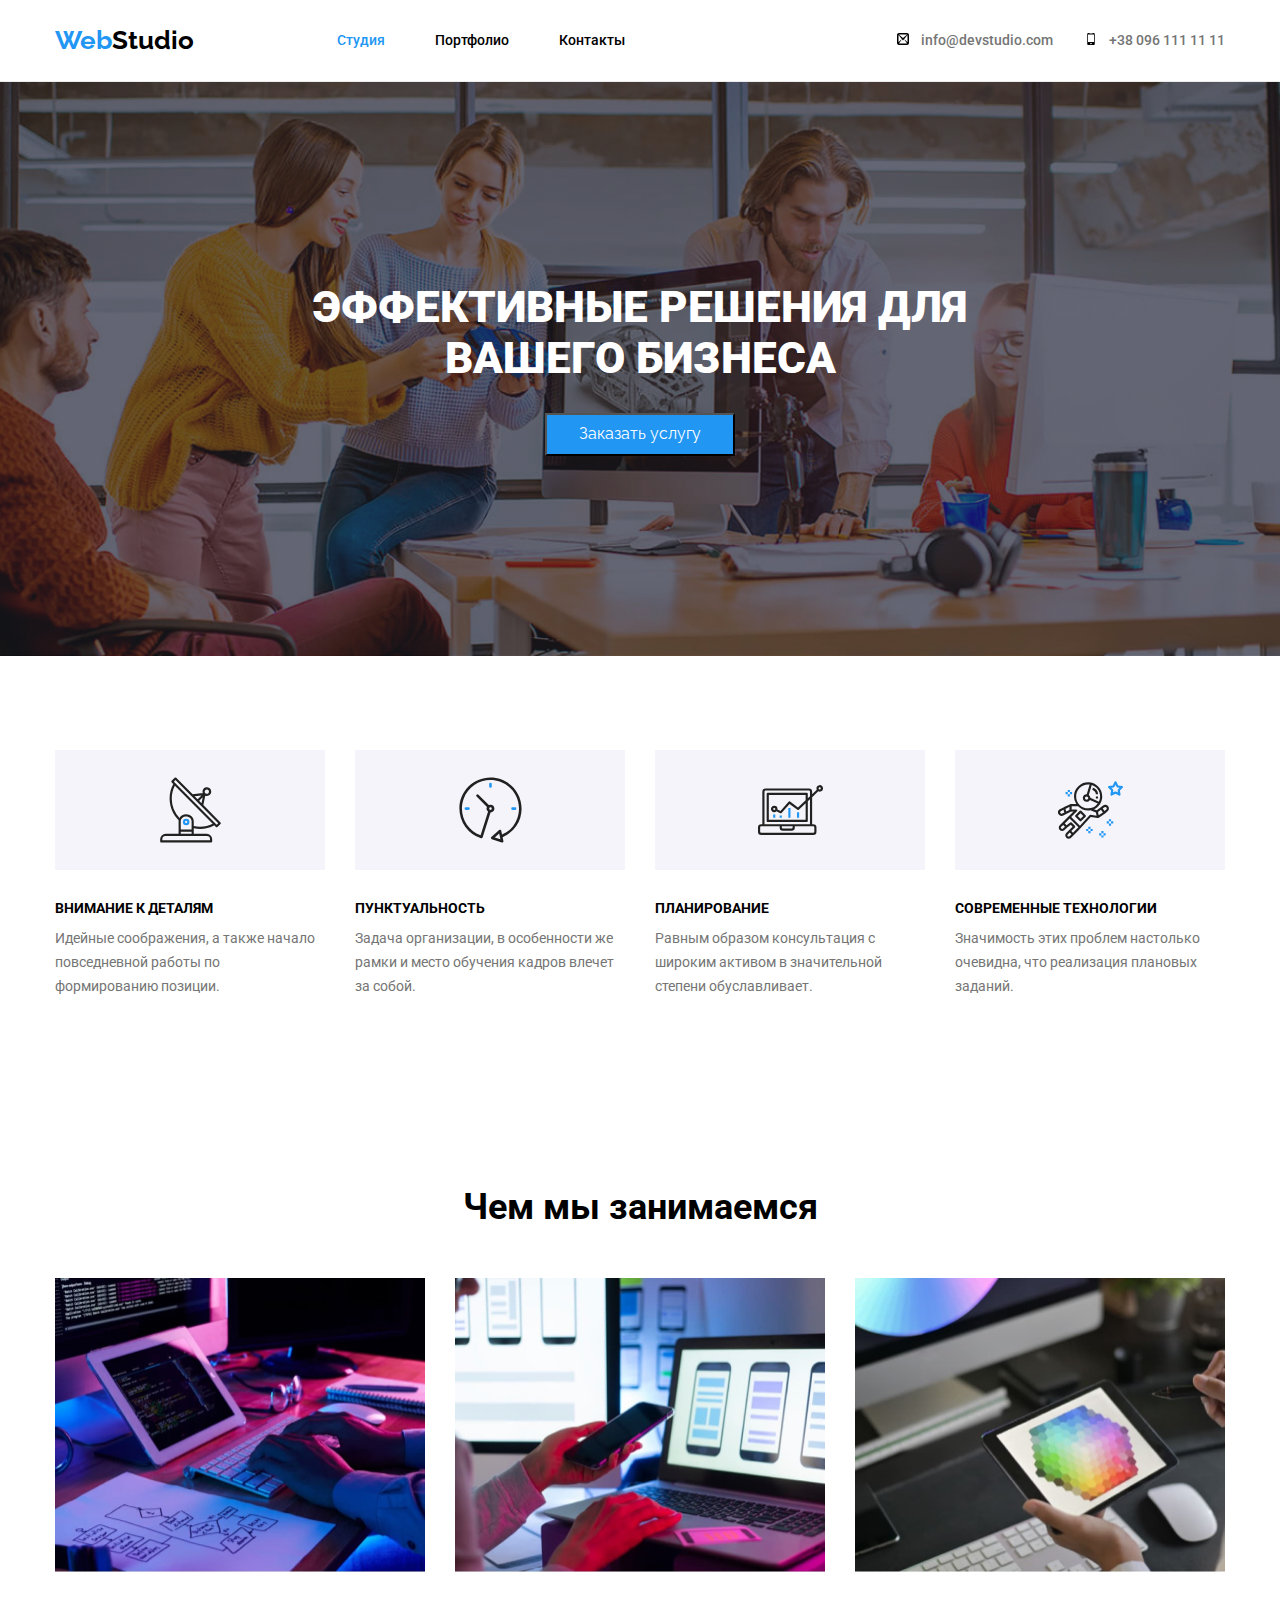
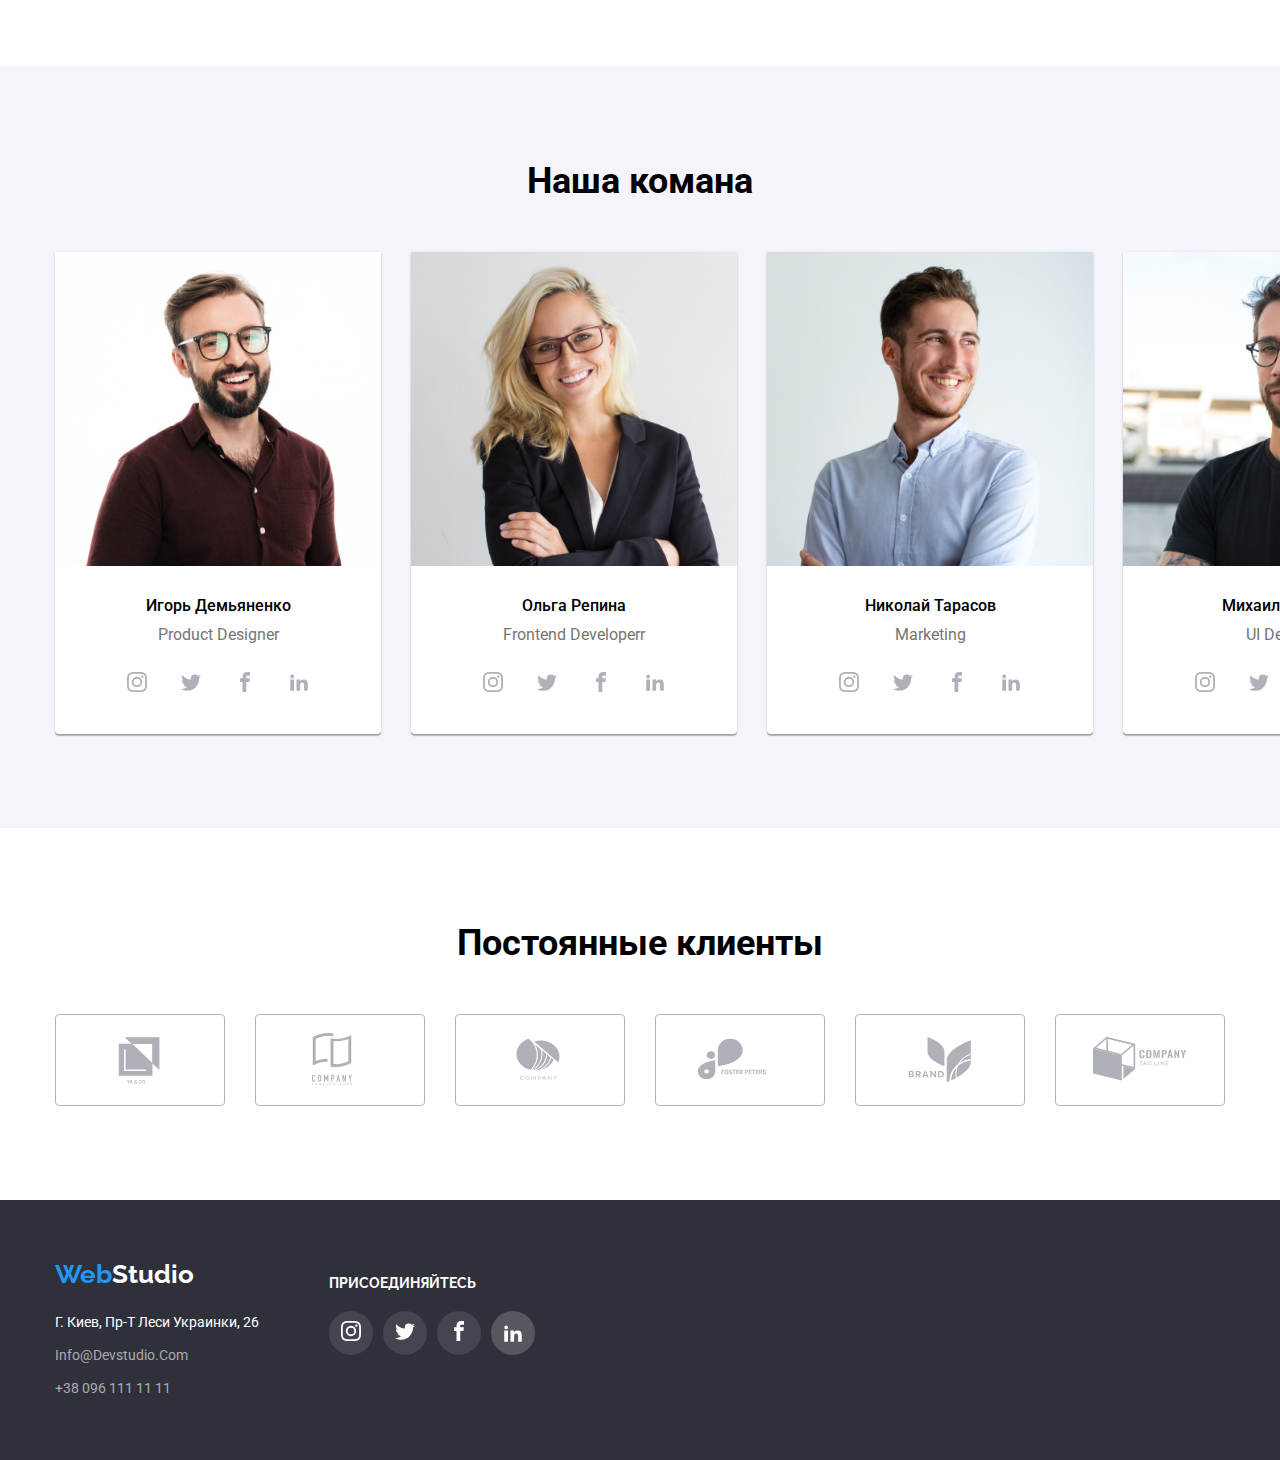
<file: index.html>
<!DOCTYPE html>
<html lang="en">

<head>
    <meta charset="UTF-8">
    <meta http-equiv="X-UA-Compatible" content="IE=edge">
    <meta name="viewport" content="width=device-width, initial-scale=1.0">
    <title>Студия</title>
    <link rel="stylesheet"
        href="https://cdnjs.cloudflare.com/ajax/libs/modern-normalize/1.1.0/modern-normalize.min.css">
    <link href="https://fonts.googleapis.com/css2?family=Roboto:ital,wght@0,500;0,700;1,400&display=swap"
        rel="stylesheet">
    <link href="https://fonts.googleapis.com/css2?family=Oleo+Script&family=Raleway:wght@700&display=swap"
        rel="stylesheet">
    <link href="https://fonts.googleapis.com/css2?family=Oleo+Script&family=Raleway:wght@700&display=swap"
        rel="stylesheet">
    <link rel="stylesheet" href="./css/style.css">
    <style>
        li {
            list-style: none;
        }

        a {
            text-decoration: none
        }
    </style>
</head>

<body>
    <!--  -->
    <!-- Шапка сайта -->
    <header class="header">
        <div class="headers container">
            <div class="headers_div">
                <nav class="headers_navigation"><a class="logo" style="color: black;" href=""><span
                            class="firs_logo">Web</span>Studio</a>
                    <ul class="style_navigation">
                        <li class="navigation"><a class="nav stydio11" href="index.html">Студия</a></li>
                        <li class="navigation"><a class="nav portfolio1" href="portfolio.html">Портфолио</a></li>
                        <li class="navigation"><a class="nav contakts1" href="Контакты">Контакты</a></li>
                </nav>
            </div>
            <ul class="style_mail_tel">
                <li class="navigation2">
                    <a class="nav  e_mail" href="maito:info@devstudio.com"><svg class="icone">
                            <use href="./img/symbol-defs.svg#icon-mail2"></use>
                        </svg>info@devstudio.com</a>
                </li>
                <li class="navigation2">

                    <a class="nav  tell" href="tel:+380961111111"><svg class="icone">
                            <use href="./img/symbol-defs.svg#icon-mobile"></use>
                        </svg>+38 096 111 11 11</a>
                </li>
            </ul>
        </div>
        </div>
    </header>
    <main>
        <!-- Основная цель -->
        <section class=" size goal">
            <div class="container goaal">
                <h1 class="main_goal">Эффективные решения для вашего бизнеса</h1>
                <button class="button_goal" type="button">Заказать услугy</button>
            </div>
        </section>
        <!-- Основные направления -->
        <section class="size">
            <div class="container">
                <ul class="direction_selection">
                    <li class="location_direction">
                        <div class="item_icons">
                            <svg class="ico">
                                <use href="./img/symbol-defs.svg#icon-antenna-1"></use>
                            </svg>
                        </div>
                        <h3 class="text_direction">Внимание к деталям</h3>
                        <p class="paragraf_direction">Идейные соображения, а также начало
                            повседневной работы по
                            формированию позиции.</p>
                    </li>
                    <li class="location_direction">
                        <div class="item_icons">
                            <svg class="ico">
                                <use xlink:href="./img/symbol-defs.svg#icon-clock-1"></use>
                            </svg>
                        </div>
                        <h3 class="text_direction">Пунктуальность</h3>
                        <p class="paragraf_direction">Задача организации, в особенности же рамки
                            и место обучения кадров
                            влечет за собой.</p>
                    </li>
                    <li class="location_direction">
                        <div class="item_icons">
                            <svg class="ico">
                                <use xlink:href="./img/symbol-defs.svg#icon-diagram-1"></use>
                            </svg>
                        </div>
                        <h3 class="text_direction">Планирование</h3>
                        <p class="paragraf_direction">Равным образом консультация с широким
                            активом в значительной
                            степени
                            обуславливает. </p>
                    </li>
                    <li class="location_direction">
                        <div class="item_icons">
                            <svg class="ico">
                                <use xlink:href="./img/symbol-defs.svg#icon-astronaut-1-1">
                                </use>
                            </svg>
                        </div>
                        <h3 class="text_direction">Современные технологии</h3>
                        <p class="paragraf_direction">Значимость этих проблем настолько
                            очевидна, что реализация
                            плановых
                            заданий.</p>
                    </li>
                </ul>
            </div>
        </section>
        <!-- Чем мы занимаемся -->
        <section class="size">
            <div class="container">
                <h2 class="text_work">Чем мы занимаемся</h2>
                <ul class="foto_work">
                    <li class="foto "><img src="img/1.jpg" alt="work with computer" width="370">
                    </li>
                    <li class="foto"><img src="img/2.jpg" alt="work with telefon" width="370">
                    </li>
                    <li class="foto"><img src="img/3.jpg" alt="work with tablet" width="370">
                    </li>
                </ul>
            </div>
        </section>
        <!-- Наша команда -->
        <section class="size our_team">
            <div class="container">
                <h2 class="our_team_selection">Наша комана</h2>
                <ul class="image_team1">
                    <li class="image_team"> <img src="img/4.jpg" alt="Product Designe" width="270">
                        <div class="text1">
                            <h3 class="text_team">Игорь Демьяненко</h3>
                            <p class="position_team">Product Designer</p>
                            <ul class="list-team">
                                <li class="item-team">
                                    <a class="link-team" href="">
                                        <svg class="icon-team">
                                            <use xlink:href="./img/symbol-defs.svg#icon-instagram">
                                            </use>
                                        </svg>
                                    </a>
                                </li>
                                <li class="item-team">
                                    <a href="" class="link-team">
                                        <svg class="icon-team">
                                            <use xlink:href="./img/symbol-defs.svg#icon-twitter">
                                            </use>
                                        </svg>
                                    </a>
                                </li>
                                <li class="item-team">
                                    <a class="link-team" href="">
                                        <svg class="icon-team">
                                            <use xlink:href="./img/symbol-defs.svg#icon-facebook">
                                            </use>
                                        </svg>
                                    </a>
                                </li>
                                <li class="item-team">
                                    <a class="link-team" href="">
                                        <svg class="icon-team">
                                            <use xlink:href="./img/symbol-defs.svg#icon-linkedin2">
                                            </use>
                                        </svg>
                                    </a>
                                </li>
                            </ul>
                        </div>
                    </li>
                    <li class="image_team"><img src="img/5.jpg" alt="Frontend Developerr" width="270">
                        <div class="text1">
                            <h3 class="text_team">Ольга Репина</h3>
                            <p class="position_team">Frontend Developerr</p>
                            <ul class="list-team">
                                <li class="item-team">
                                    <a class="link-team" href="">
                                        <svg class="icon-team">
                                            <use xlink:href="./img/symbol-defs.svg#icon-instagram">
                                            </use>
                                        </svg>
                                    </a>
                                </li>
                                <li class="item-team">
                                    <a class="link-team" href="">
                                        <svg class="icon-team">
                                            <use xlink:href="./img/symbol-defs.svg#icon-twitter">
                                            </use>
                                        </svg>
                                    </a>
                                </li>
                                <li class="item-team">
                                    <a class="link-team" href="">
                                        <svg class="icon-team">
                                            <use xlink:href="./img/symbol-defs.svg#icon-facebook">
                                            </use>
                                        </svg>
                                    </a>
                                </li>
                                <li class="item-team">
                                    <a class="link-team" href="">
                                        <svg class="icon-team">
                                            <use xlink:href="./img/symbol-defs.svg#icon-linkedin2">
                                            </use>
                                        </svg>
                                    </a>
                                </li>
                            </ul>
                        </div>
                    </li>
                    <li class="image_team"><img src="img/6.jpg" alt="Marketing" width="270">
                        <div class="text1">
                            <h3 class="text_team">Николай Тарасов</h3>
                            <p class="position_team">Marketing</p>
                            <ul class="list-team">
                                <li class="item-team">
                                    <a class="link-team" href="">
                                        <svg class="icon-team">
                                            <use xlink:href="./img/symbol-defs.svg#icon-instagram">
                                            </use>
                                        </svg>
                                    </a>
                                </li>
                                <li class="item-team">
                                    <a class="link-team" href="">
                                        <svg class="icon-team">
                                            <use xlink:href="./img/symbol-defs.svg#icon-twitter">
                                            </use>
                                        </svg>
                                    </a>
                                </li>
                                <li class="item-team">
                                    <a class="link-team" href="">
                                        <svg class="icon-team">
                                            <use xlink:href="./img/symbol-defs.svg#icon-facebook">
                                            </use>
                                        </svg>
                                    </a>
                                </li>
                                <li class="item-team">
                                    <a class="link-team" href="">
                                        <svg class="icon-team">
                                            <use xlink:href="./img/symbol-defs.svg#icon-linkedin2">
                                            </use>
                                        </svg>
                                    </a>
                                </li>
                            </ul>
                        </div>
                    </li>
                    <li class="image_team"><img src="img/7.jpg" alt="UI Designer" width="270">
                        <div class="text1">
                            <h3 class="text_team">Михаил Ермаков</h3>
                            <p class="position_team">UI Designer</p>
                            <ul class="list-team">
                                <li class="item-team">
                                    <a class="link-team" href="">
                                        <svg class="icon-team">
                                            <use xlink:href="./img/symbol-defs.svg#icon-instagram">
                                            </use>
                                        </svg>
                                    </a>
                                </li>
                                <li class="item-team">
                                    <a class="link-team" href="">
                                        <svg class="icon-team">
                                            <use xlink:href="./img/symbol-defs.svg#icon-twitter">
                                            </use>
                                        </svg>
                                    </a>
                                </li>
                                <li class="item-team">
                                    <a class="link-team" href="">
                                        <svg class="icon-team">
                                            <use xlink:href="./img/symbol-defs.svg#icon-facebook">
                                            </use>
                                        </svg>
                                    </a>
                                </li>
                                <li class="item-team">
                                    <a class="link-team" href="">
                                        <svg class="icon-team">
                                            <use xlink:href="./img/symbol-defs.svg#icon-linkedin2">
                                            </use>
                                        </svg>
                                    </a>
                                </li>
                            </ul>
                        </div>
                    </li>
                </ul>
            </div>
        </section>
        <!-- Нашы клиенты -->
        <section class="size">
            <div class="container">
                <h2 class="our_team_selection">Постоянные клиенты</h2>
                <ul class="list_our_clients">
                    <li class="item_our_clients">
                        <a href="" class="link_our_clients">
                            <svg class="icon_our_clients">
                                <use class="fone_our_clients" href="./img/symbol-defs.svg#icon-Logo"></use>
                            </svg>
                        </a>
                    </li>
                    <li class="item_our_clients">
                        <a href="" class="link_our_clients1">
                            <svg class="icon_our_clients">
                                <use class="fone_our_clients" href="./img/symbol-defs.svg#icon-Logo-1"></use>
                            </svg>
                        </a>
                    </li>
                    <li class="item_our_clients">
                        <a href="" class="link_our_clients">
                            <svg class="icon_our_clients">
                                <use class="fone_our_clients" href="./img/symbol-defs.svg#icon-Logo-2"></use>
                            </svg>
                        </a>
                    </li>
                    <li class="item_our_clients">
                        <a href="" class="link_our_clients">
                            <svg class="icon_our_clients">
                                <use class="fone_our_clients" href="./img/symbol-defs.svg#icon-Logo-3"></use>
                            </svg>
                        </a>
                    </li>
                    <li class="item_our_clients">
                        <a href="" class="link_our_clients">
                            <svg class="icon_our_clients">
                                <use class="fone_our_clients" href="./img/symbol-defs.svg#icon-Logo-4"></use>
                            </svg>
                        </a>
                    </li>
                    <li class="item_our_clients">
                        <a href="" class="link_our_clients">
                            <svg class="icon_our_clients">
                                <use class="fone_our_clients" href="./img/symbol-defs.svg#icon-Logo-5"></use>
                            </svg>
                        </a>
                    </li>
                </ul>
            </div>
        </section>
    </main>
    <!-- Юредический адресс -->
    <footer class="legall_adress">
        <div class="container leagal_imfo">
            <div class="legel_div1">
                <div class="logo_div">
                    <a class="logo1" style="color: #fff;" href="WebStudio"><span class="firs_logo">Web</span>Studio</a>
                </div>
                <address>
                    <ul class="adres">
                        <li class="legal"><a class="addres1 legal_text" href="г. Киев, пр-т Леси Украинки, 26">г. Киев,
                                пр-т
                                Леси Украинки, 26</a></li>
                        <li class="legal"><a class="mail2 legal_text"
                                href="maito:info@devstudio.com">info@devstudio.com</a>
                        </li>
                        <li class="legal"><a class="tel2 legal_text" href="tel:+380961111111">+38 096 111 11 11</a></li>
                    </ul>
                </address>
            </div>
            <div class="legel_div">
                <h2 class="text_legall_social">присоединяйтесь</h2>
                <ul class="list_legal_social">
                    <li class="item_legal_social">
                        <a class="link_legal_social" href="">
                            <svg class="icon_legal_socia">
                                <use href="./img/symbol-defs.svg#icon-instagram">
                                </use>
                            </svg>
                        </a>
                    </li>
                    <li class="item_legal_social">
                        <a class="link_legal_social" href="">
                            <svg class="icon_legal_socia">
                                <use href="./img/symbol-defs.svg#icon-twitter"></use>
                            </svg>
                        </a>
                    </li>
                    <li class="item_legal_social">
                        <a class="link_legal_social" href="">
                            <svg class="icon_legal_socia">
                                <use href="./img/symbol-defs.svg#icon-facebook"></use>
                            </svg>
                        </a>
                    </li>
                    <li class="item_legal_social">
                        <a class="item_legal_social" href="">
                            <svg class="icon_legal_socia">
                                <use xlink:href="./img/symbol-defs.svg#icon-linkedin2">
                                </use>
                            </svg>
                        </a>
                    </li>
                </ul>
            </div>
        </div>
    </footer>
</body>

</html>
</file>
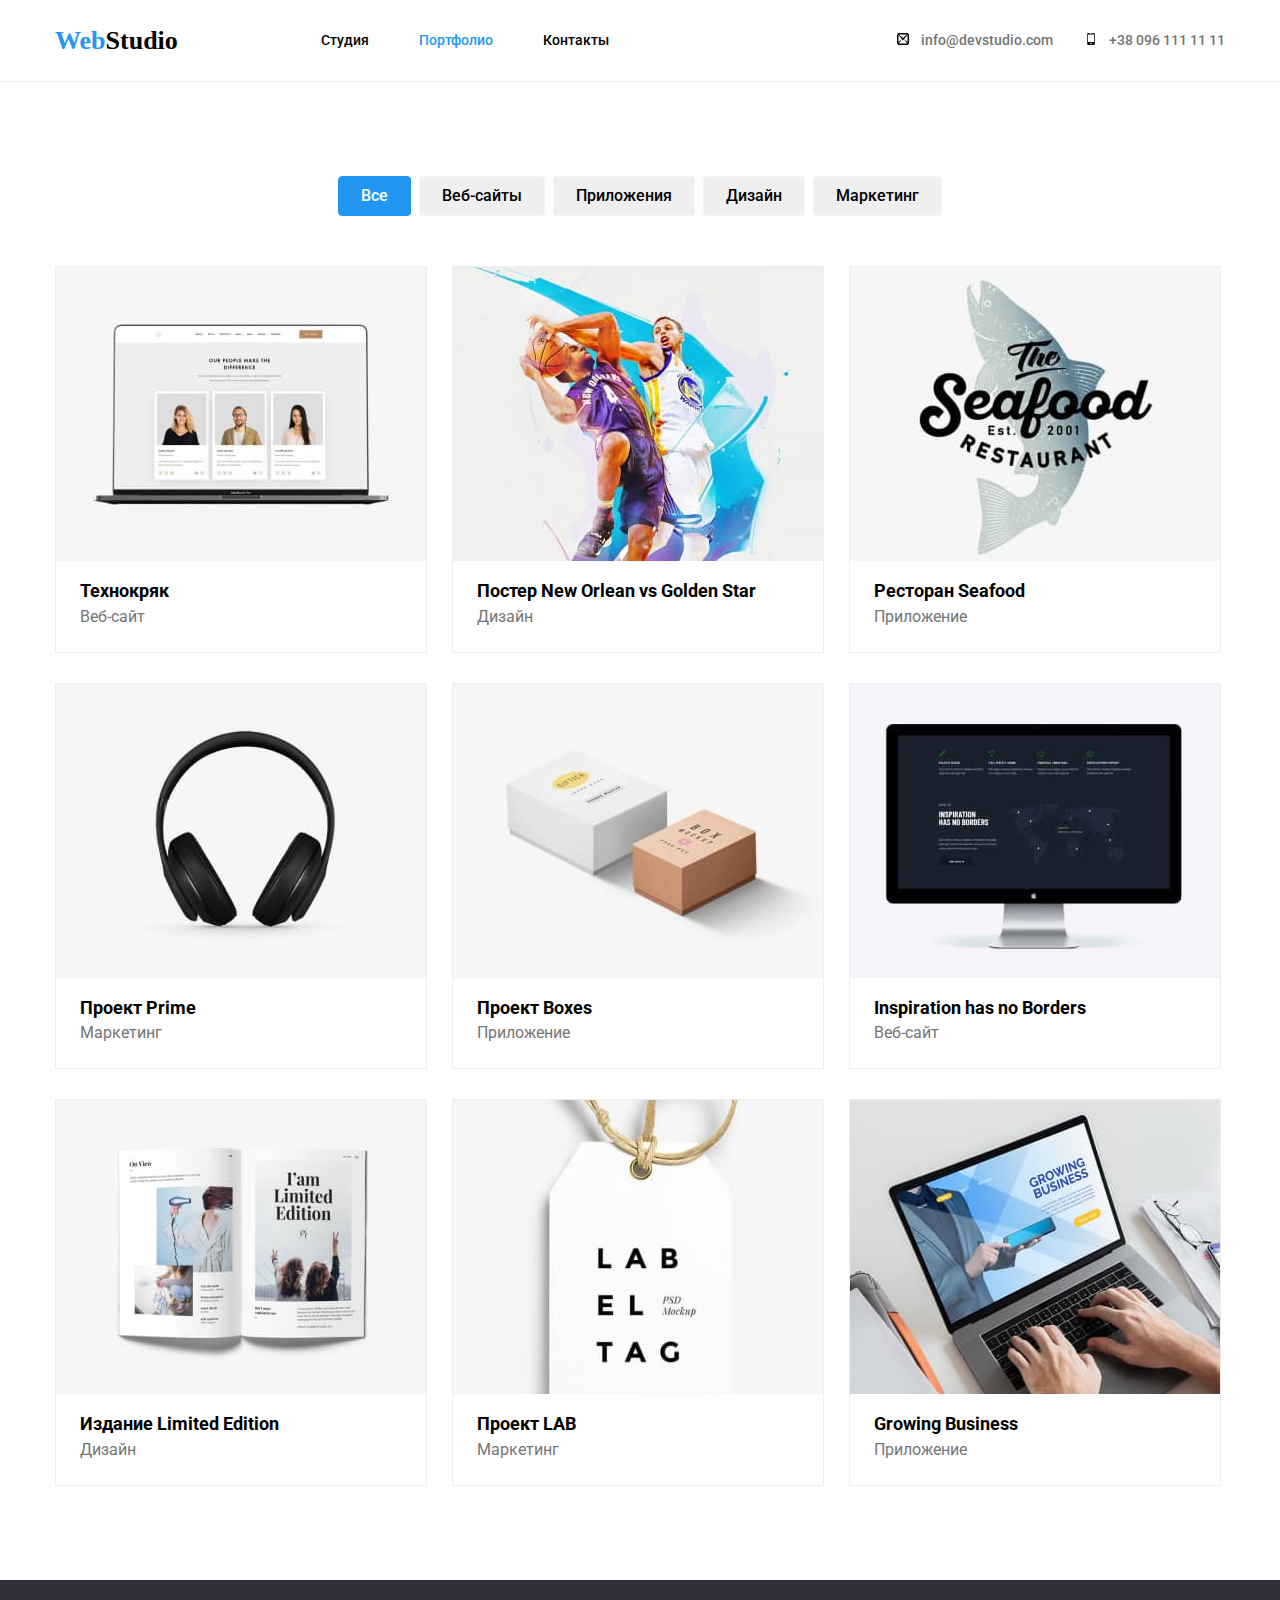
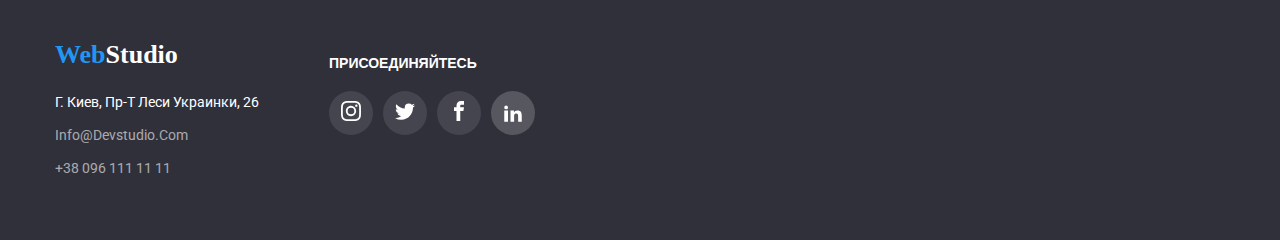
<file: portfolio.html>
<!DOCTYPE html>
<html lang="en">

<head>
    <meta charset="UTF-8">
    <meta http-equiv="X-UA-Compatible" content="IE=edge">
    <meta name="viewport" content="width=device-width, initial-scale=1.0">
    <title>Портфолио</title>
    <link rel="stylesheet"
        href="https://cdnjs.cloudflare.com/ajax/libs/modern-normalize/1.1.0/modern-normalize.min.css">
    <link rel="preconnect" href="https://fonts.googleapis.com">
    <link rel="preconnect" href="https://fonts.gstatic.com" crossorigin>
    <link href="https://fonts.googleapis.com/css2?family=Roboto:ital,wght@0,500;0,700;1,400&display=swap"
        rel="stylesheet">
    <link rel="stylesheet" href="./css/style.css">
    <style>
        li {
            list-style: none;
        }

        a {
            text-decoration: none
        }
    </style>
</head>

<body>
    <!-- Шапка сайта -->
    <header class="header">
        <div class="headers container">
            <div class="headers_div">
                <nav class="headers_navigation"><a class="logo" style="color: black;" href=""><span
                            class="firs_logo">Web</span>Studio</a>
                    <ul class="style_navigation">
                        <li class="navigation"><a class="nav stydio1" href="index.html">Студия</a></li>
                        <li class="navigation"><a class="nav portfolio11" href="portfolio.html">Портфолио</a></li>
                        <li class="navigation"><a class="nav contakts1" href="Контакты">Контакты</a></li>
                </nav>
            </div>
            <ul class="style_mail_tel">
                <li class="navigation2">

                    <a class="nav  e_mail" href="maito:info@devstudio.com"><svg class="icone">
                            <use href="./img/symbol-defs.svg#icon-mail2"></use>
                        </svg>info@devstudio.com</a>
                </li>
                <li class="navigation2">

                    <a class="nav  tell" href="tel:+380961111111"><svg class="icone">
                            <use href="./img/symbol-defs.svg#icon-mobile"></use>
                        </svg>+38 096 111 11 11</a>
                </li>
            </ul>
        </div>
        </div>
    </header>
    <main>
        <!-- Навигация по сайту -->
        <section class="size">
            <div class="container">
                <ul class="buttons_selection">
                    <li class="button1"><button class="button_1 text_botom" type="button">Все</button></li>
                    <li class="button1"><button class="button_2 text_botom" type="button">Веб-сайты</li>
                    <li class="button1"><button class="button_3 text_botom" type="button">Приложения</span></button>
                    </li>
                    <li class="button1"><button class="button_4 text_botom" type="button">Дизайн</span></button></li>
                    <li class="button1"><button class="button_5 text_botom" type="button">Маркетинг</button></li>
                </ul>
                <ul class="kontent_image">
                    <li class="img_kontent">
                        <a class="img_kontent_link" href="">
                            <img src="img/10.jpg" alt="table" width="370" />
                            <div class="text">
                                <h3 class="text_img_kontent">Технокряк</h3>
                                <p class="location_img_kontent">Веб-сайт</p>
                            </div>
                        </a>
                    </li>
                    <li class="img_kontent">
                        <a class="img_kontent_link" href="">
                            <img src="img/11.jpg" alt="basketboll" width="370" />
                            <div class="text">
                                <h3 class="text_img_kontent">Постер New Orlean vs Golden Star</h3>
                                <p class="location_img_kontent">Дизайн</p>
                            </div>
                        </a>
                    </li>
                    <li class="img_kontent">
                        <a class="img_kontent_link" href="">
                            <img src="img/12.jpg" alt="logo" width="370" />
                            <div class="text">
                                <h3 class="text_img_kontent">Ресторан Seafood</h3>
                                <p class="location_img_kontent">Приложение</p>
                            </div>
                        </a>
                    </li>
                    <li class="img_kontent">
                        <a class="img_kontent_link" href="">
                            <img src="img/13.jpg" alt="headphones" width="370" />
                            <div class="text">
                                <h3 class="text_img_kontent">Проект Prime</h3>
                                <p class="location_img_kontent">Маркетинг</p>
                            </div>
                        </a>
                    </li>
                    <li class="img_kontent">
                        <a class="img_kontent_link" href="">
                            <img src="img/14.jpg" alt="two boxses" width="370" />
                            <div class="text">
                                <h3 class="text_img_kontent">Проект Boxes</h3>
                                <p class="location_img_kontent">Приложение</p>
                            </div>
                        </a>
                    </li>
                    <li class="img_kontent">
                        <a class="img_kontent_link" class="img_kontent_link" href="">
                            <img src="img/15.jpg" alt="computer" width="370" />
                            <div class="text">
                                <h3 class="text_img_kontent">Inspiration has no Borders</h3>
                                <p class="location_img_kontent">Веб-сайт</p>
                            </div>
                        </a>
                    </li>
                    <li class="img_kontent">
                        <a class="img_kontent_link" href="">
                            <img src="img/16.jpg" alt="book" width="370" />
                            <div class="text">
                                <h3 class="text_img_kontent">Издание Limited Edition</h3>
                                <p class="location_img_kontent">Дизайн</p>
                            </div>
                        </a>
                    </li>
                    <li class="img_kontent">
                        <a class="img_kontent_link" href="">
                            <img src="img/17.jpg" alt="text on brelok" width="370" />
                            <div class="text">
                                <h3 class="text_img_kontent">Проект LAB</h3>
                                <p class="location_img_kontent">Маркетинг</p>
                            </div>
                        </a>
                    </li>
                    <li class="img_kontent">
                        <a class="img_kontent_link" href="">
                            <img src="img/18.jpg" alt="work on computer" width="370" />
                            <div class="text">
                                <h3 class="text_img_kontent">Growing Business</h3>
                                <p class="location_img_kontent">Приложение</p>
                            </div>
                        </a>
                    </li>
                </ul>
            </div>
        </section>
    </main>
    <!-- Юредический адресс -->
    <footer class="legall_adress">
        <div class="container leagal_imfo">
            <div class="legel_div1">
                <div class="logo_div">
                    <a class="logo1" style="color: #fff;" href="WebStudio"><span class="firs_logo">Web</span>Studio</a>
                </div>
                <address>
                    <ul class="adres">
                        <li class="legal"><a class="addres1 legal_text" href="г. Киев, пр-т Леси Украинки, 26">г. Киев,
                                пр-т
                                Леси Украинки, 26</a></li>
                        <li class="legal"><a class="mail2 legal_text"
                                href="maito:info@devstudio.com">info@devstudio.com</a>
                        </li>
                        <li class="legal"><a class="tel2 legal_text" href="tel:+380961111111">+38 096 111 11 11</a></li>
                    </ul>
                </address>
            </div>
            <div class="legel_div">
                <h2 class="text_legall_social">присоединяйтесь</h2>
                <ul class="list_legal_social">
                    <li class="item_legal_social">
                        <a class="link_legal_social" href="">
                            <svg class="icon_legal_socia">
                                <use href="./img/symbol-defs.svg#icon-instagram">
                                </use>
                            </svg>
                        </a>
                    </li>
                    <li class="item_legal_social">
                        <a class="link_legal_social" href="">
                            <svg class="icon_legal_socia">
                                <use href="./img/symbol-defs.svg#icon-twitter"></use>
                            </svg>
                        </a>
                    </li>
                    <li class="item_legal_social">
                        <a class="link_legal_social" href="">
                            <svg class="icon_legal_socia">
                                <use href="./img/symbol-defs.svg#icon-facebook"></use>
                            </svg>
                        </a>
                    </li>
                    <li class="item_legal_social">
                        <a class="item_legal_social" href="">
                            <svg class="icon_legal_socia">
                                <use xlink:href="./img/symbol-defs.svg#icon-linkedin2">
                                </use>
                            </svg>
                        </a>
                    </li>
                </ul>
            </div>
        </div>
    </footer>
</body>
</file>
<file: css/style.css>
html {
  box-sizing: border-box;
}
*,
*::after,
*::before {
  box-sizing: inherit;
}
:root {
  accent-color: #2196f3;
}
body {
  font-family: "Roboto", sans-serif;
  font-family: "Oleo Script", cursive;
  font-family: "Raleway", sans-serif;
}
.container {
  width: 1200px;
  padding-left: 15px;
  padding-right: 15px;
  margin-left: auto;
  margin-right: auto;
}
h1,
h2,
h3,
p,
ul {
  margin-top: 0px;
  margin-bottom: 0px;
}
.headers {
  display: flex;
  flex-direction: row;
  vertical-align: middle;
}
.headers_navigation {
  display: flex;
  flex-direction: row;
}
.header {
  border-bottom: 1px solid #ececec;
  display: flex;
  flex-direction: row;
}
.logo {
  font-family: Raleway;
  font-style: normal;
  font-weight: bold;
  font-size: 26px;
  line-height: 31px;
  vertical-align: middle;
}
.logo {
  padding: 25px 0px;
}
.firs_logo {
  color: #2196f3;
}
.headers_div {
  display: flex;
  flex-direction: row;
}
.style_navigation {
  display: flex;
  flex-direction: row;
  margin-left: 93px;
  padding-left: 0px;
}
.navigation:last-child {
  margin-left: 50px;
  padding: 32px 0px;
}
.navigation:not(:last-child) {
  margin-left: 50px;
  padding: 32px 0px;
}
.nav {
  padding: 32px 0px;
}
.navigation {
  font-family: Roboto;
  font-style: Medium;
  font-weight: 500;
  font-size: 14px;
  line-height: 16px;
}
.stydio11 {
  color: #2196f3;
}
.stydio1 {
  color: black;
}
.stydio1:hover,
.stydio1:focus,
.stydio11:hover,
.stydio11:focus {
  color: #2196f3;
}
.portfolio1 {
  color: black;
}
.portfolio11 {
  color: #2196f3;
}
.portfolio1:hover,
.portfolio1:focus,
.portfolio11:hover,
.portfolio11:focus {
  color: #2196f3;
}
.contakts1 {
  color: black;
}
.contakts1:hover,
.contakts1:focus {
  color: #2196f3;
}
.style_mail_tel {
  font-family: Roboto;
  font-style: Medium;
  font-size: 14px;
  line-height: 16px;
}
.style_mail_tel {
  display: flex;
  flex-direction: row;
  text-align: left;
  margin-left: auto;
  padding-left: 0px;
}
.navigation2:first-child {
  margin-right: 30px;
  padding: 32px 0px;
}
.navigation2:nth-child(n + 1) {
  padding: 32px 0px;
}
.e_mail {
  font-family: Roboto;
  font-style: normal;
  font-weight: 500;
  font-size: 14px;
  line-height: 16px;
  color: rgba(117, 117, 117, 1);
}
.e_mail:hover,
.e_mail:focus {
  color: #2196f3;
  fill: #2196f3;
}
.e_mail1:hover,
.e_mail1:focus {
  color: #2196f3;
  fill: #2196f3;
}
.tell {
  font-family: Roboto;
  font-style: normal;
  font-weight: 500;
  font-size: 14px;
  line-height: 16px;
  color: #757575;
}
.tell:hover,
.tell:focus {
  color: #2196f3;
  fill: #2196f3;
}
.icone {
  width: 16px;
  height: 12px;
  margin-right: 10px;
  color: #757575;
}

.size {
  padding: 94px 0px;
}
.goal {
  display: block;
  background-color: #2f303a;
  text-align: center;
  padding: 200px 0px;
}
.goaal {
  width: 696px;
}
.main_goal {
  font-family: Roboto;
  font-style: normal;
  font-weight: 900;
  font-size: 44px;
  text-align: center;
  color: #ffffff;
  margin-bottom: 30px;
  text-transform: uppercase;
}
.button_goal {
  padding: 10px 32px;
  background-color: #2196f3;
  color: white;
}
.button_goal:hover {
  box-shadow: 0px 4px 4px rgba(0, 0, 0, 0.15);
  border-radius: 4px;
}
.button_goal {
  cursor: pointer;
}
.goal {
  background-image: linear-gradient(
      to left,
      rgba(47, 48, 58, 0.4),
      rgba(47, 48, 58, 0.4)
    ),
    url("../img/19.jpg");
  background-repeat: no-repeat;
  background-position: center;
  background-size: cover;
  text-align: center;
}
.direction_selection {
  display: flex;
  flex-direction: row;
  justify-content: space-between;
  margin-bottom: 0px;
  margin-left: 0px;
  padding-left: 0px;
}
.location_direction:first-child {
  margin-left: 0px;
}
.location_direction:nth-child(n + 1) {
  margin-right: 30px;
  flex-basis: calc((100% - 120px) / 4);
}
.location_direction:last-child {
  margin-right: 0px;
}
.text_direction {
  font-family: Roboto;
  font-style: normal;
  font-weight: bold;
  font-size: 14px;
  line-height: 16px;
  color: black;
  text-transform: uppercase;
  margin-bottom: 10px;
}
.paragraf_direction {
  font-family: Roboto;
  font-style: normal;
  font-weight: normal;
  font-size: 14px;
  line-height: 24px;
  color: #757575;
}
.item_icons {
  display: flex;
  flex-direction: column;
  flex-wrap: nowrap;
  justify-content: space-around;
  width: 270px;
  height: 120px;
  background-color: #f5f4fa;
  margin-bottom: 30px;
}
.ico {
  flex-direction: row;
  text-align: center;
  align-self: center;
  width: 65px;
  height: 70px;
}
.text_work {
  font-family: Roboto;
  font-style: normal;
  font-weight: bold;
  font-size: 36px;
  line-height: 42px;
  text-align: center;
  padding-top: 0px;
  margin-bottom: 50px;
}
.foto_work {
  display: flex;
  flex-direction: row;
  margin-left: 0px;
  padding-left: 0px;
}
img {
  display: block;
  min-width: 100%;
  height: auto;
  margin: 0px;
}
.foto:first-child {
  margin-left: 0px;
}
.foto:not(:first-child) {
  margin-left: 30px;
}
.our_team {
  background-color: #f5f4fa;
}
.our_team_selection {
  font-family: Roboto;
  font-family: Roboto;
  font-style: normal;
  font-weight: bold;
  font-size: 36px;
  line-height: 42px;
  text-align: center;
  color: black;
  margin-bottom: 50px;
}
.image_team1 {
  display: flex;
  flex-direction: row;
  margin-left: 0px;
  padding-left: 0px;
  max-width: 270px;
  margin-right: 0px;
}
.image_team {
  margin-left: 30px;
  box-shadow: 0px 1px 3px rgba(0, 0, 0, 0.12), 0px 1px 1px rgba(0, 0, 0, 0.14),
    0px 2px 1px rgba(0, 0, 0, 0.2);
  border-radius: 0px 0px 4px 4px;
  background-color: #ffffff;
}
.image_team:first-child {
  margin-left: 0px;
}
.image_team :not(:first-child) {
  flex-basis: calc((100% - 120px) / 2);
}
.text_team {
  display: flex;
  align-items: center;
  justify-content: space-around;
  font-family: Roboto;
  font-style: normal;
  font-weight: 500;
  font-size: 16px;
  line-height: 19px;
  color: black;
  margin-bottom: 10px;
}
.position_team {
  display: flex;
  justify-content: space-around;
  font-family: Roboto;
  font-style: normal;
  font-weight: normal;
  font-size: 16px;
  line-height: 19px;
  color: #757575;
  margin-left: 0px;
  margin-bottom: 16px;
}
.text1 {
  padding: 30px 60px;
}
.list-team {
  display: flex;
  margin-left: 0px;
  padding-left: 0px;
}
.item-team {
  width: 44px;
  height: 44px;
  justify-content: center;
}
.item-team:first-child {
  margin-left: 0px;
}
.item-team:not(first-child) {
  margin-right: 10px;
}
.item-team:last-child {
  margin-right: 0px;
}
.link-team {
  width: 44px;
  height: 44px;
  border-radius: 50%;
  background-color: #ffffff;
  display: flex;
  align-items: center;
  justify-content: center;
  margin-right: 10px;
  fill: #afb1b8;
}
.link-team1 {
  width: 44px;
  height: 44px;
  border-radius: 50%;
  background-color: #ffffff;
  display: flex;
  align-items: center;
  justify-content: center;
  margin-right: 10px;
  fill: #afb1b8;
}
.link-team1:first-child {
  background-color: #2196f3;
  fill: #ffffff;
}
.icon-team {
  width: 20px;
  height: 20px;
}
.link-team:hover,
.link-team:focus {
  background-color: #2196f3;
  fill: #ffffff;
}
.list_our_clients {
  display: flex;
  flex-direction: row;
  padding-left: 0px;
  width: 100%;
}
.item_our_clients:not(:last-child) {
  margin-right: 30px;
}
.fone_our_clients {
  width: 106px;
  height: 60px;
}
.icon_our_clients {
  width: 106px;
  height: 60px;
}
.link_our_clients {
  display: flex;
  align-items: flex-end;
  justify-content: space-around;
  align-content: center;
  flex-wrap: wrap;
  width: 170px;
  height: 92px;
  border: 1px solid #afb1b8;
  box-sizing: border-box;
  border-radius: 4px;
  fill: #afb1b8;
}
.link_our_clients2 {
  display: flex;
  align-items: flex-end;
  justify-content: space-around;
  align-content: center;
  flex-wrap: wrap;
  width: 170px;
  height: 92px;
  border: 1px solid #2196f3;
  box-sizing: border-box;
  border-radius: 4px;
  fill: #2196f3;
}
.link_our_clients1 {
  display: flex;
  flex-direction: row;
  flex-wrap: wrap;
  align-content: center;
  justify-content: space-between;
  width: 170px;
  height: 92px;
  border: 1px solid #afb1b8;
  box-sizing: border-box;
  border-radius: 4px;
  fill: #afb1b8;
}
.link_our_clients:hover,
.link_our_clients:focus,
.link_our_clients1:hover,
.link_our_clients1:focus {
  border: 1px solid #2196f3;
  fill: #2196f3;
}
.fone_our_clients {
  fill: var(-color, #2196f3);
}
.legall_adress {
  background-color: #2f303a;
  padding: 60px 0px;
  display: flex;
  flex-direction: row;
}
.logo1 {
  font-family: Raleway;
  font-style: normal;
  font-weight: bold;
  font-size: 26px;
}
.logo_div {
  margin-bottom: 20px;
}
.legel_div:first-child {
  margin-bottom: 0px;
}
.legal:first-child {
  margin-bottom: 9px;
}
.legal:nth-child(n + 1) {
  margin-bottom: 9px;
}
.legal:last-child {
  margin-bottom: 0px;
}
.legal_text {
  font-family: Roboto;
  font-style: normal;
  font-weight: normal;
  font-size: 14px;
  line-height: 24px;
}
.adres {
  text-transform: capitalize;
  font-style: normal;
  padding-left: 0px;
  margin-bottom: 0px;
}
.addres1 {
  color: #ffffff;
}
.addres1:hover,
.addres1:focus {
  color: #2196f3;
}
.mail2 {
  color: rgba(255, 255, 255, 0.6);
}
.mail2:hover,
.mail2:focus {
  color: #2196f3;
}
.tel2 {
  color: rgba(255, 255, 255, 0.6);
}
.tel2:hover,
.tel2:focus {
  color: #2196f3;
}
.text_legall_social {
  font-weight: bold;
  font-size: 14px;
  line-height: 16px;
  text-transform: uppercase;
  color: #ffffff;
  text-align: start;
  margin-bottom: 20px;
}
.list_legal_social {
  display: flex;
  padding-left: 0px;
}
.list_legal_social::after .list_legal_social::before {
  box-sizing: border-box;
}
.item_legal_social {
  width: 44px;
  height: 44px;
}
.item_legal_social1 {
  width: 44px;
  height: 44px;
}
.item_legal_social {
  border-radius: 50%;
  display: flex;
  align-items: center;
  align-content: center;
  flex-wrap: nowrap;
  flex-direction: column;
  justify-content: center;
  background-color: rgba(255, 255, 255, 0.1);
}
.item_legal_social1 {
  border-radius: 50%;
  display: flex;
  align-items: center;
  justify-content: center;
  background-color: #2196f3;
  margin-right: 10px;
}
.item_legal_social:first-child {
  margin-right: 10px;
}
.item_legal_social:not(:first-child) {
  margin-right: 10px;
}
.item_legal_social:last-child {
  margin-right: 0px;
}
.item_legal_social:first-child {
  background-color: rgba(255, 255, 255, 0.1);
}
.item_legal_social:hover,
.item_legal_social:focus,
.item_legal_social1:hover,
.item_legal_social1:focus {
  background-color: #2196f3;
}
.icon_legal_socia {
  width: 20px;
  height: 20px;
  fill: #ffffff;
}
.leagal_imfo {
  display: flex;
  flex-direction: row;
}
.legel_div1 {
  margin-right: 70px;
}
.legel_div {
  padding-top: 15px;
}
.buttons_selection {
  display: flex;
  flex-direction: row;
  text-align: center;
  background-color: #ffffff;
  padding-left: 0px;
  margin-bottom: 50px;
  justify-content: center;
}
.button1:first-child {
  margin-left: 0px;
  margin-right: 0px;
}
.button1:nth-child(n + 1) {
  margin-right: 8px;
}
.button1:last-child {
  margin-right: 0px;
}
.text_botom {
  font-family: Roboto;
  font-style: normal;
  font-weight: 500;
  font-size: 16px;
  line-height: 26px;
}
.button_1 {
  cursor: pointer;
  padding: 6px 22px;
  background-color: #2196f3;
  color: #ffffff;
  border-radius: 4px;
  border: 1px solid #2196f3;
}
.button_2 {
  display: inline-block;
  cursor: pointer;
  padding: 6px 22px;
  border-radius: 4px;
  border: 1px solid #f5f4fa;
}
.button_3 {
  cursor: pointer;
  padding: 6px 22px;
  border-radius: 4px;
  border: 1px solid #f5f4fa;
}
.button_4 {
  cursor: pointer;
  padding: 6px 22px;
  border-radius: 4px;
  border: 1px solid #f5f4fa;
}
.button_5 {
  cursor: pointer;
  padding: 6px 22px;
  border-radius: 4px;
  border: 1px solid #f5f4fa;
}
.button_1:hover,
.button_1:focus {
  background-color: #2196f3;
  color: #ffffff;
  box-shadow: 0px 3px 1px rgba(0, 0, 0, 0.1), 0px 1px 2px rgba(0, 0, 0, 0.08),
    0px 2px 2px rgba(0, 0, 0, 0.12);
  border-radius: 4px;
}
.button_2:hover,
.button_2:focus {
  background-color: #2196f3;
  color: #ffffff;
  box-shadow: 0px 3px 1px rgba(0, 0, 0, 0.1), 0px 1px 2px rgba(0, 0, 0, 0.08),
    0px 2px 2px rgba(0, 0, 0, 0.12);
  border-radius: 4px;
}
.button_3:hover,
.button_3:focus {
  background-color: #2196f3;
  color: #ffffff;
  box-shadow: 0px 3px 1px rgba(0, 0, 0, 0.1), 0px 1px 2px rgba(0, 0, 0, 0.08),
    0px 2px 2px rgba(0, 0, 0, 0.12);
  border-radius: 4px;
}
.button_4:hover,
.button_4:focus {
  background-color: #2196f3;
  color: #ffffff;
  box-shadow: 0px 3px 1px rgba(0, 0, 0, 0.1), 0px 1px 2px rgba(0, 0, 0, 0.08),
    0px 2px 2px rgba(0, 0, 0, 0.12);
  border-radius: 4px;
}
.button_5:hover,
.button_5:focus {
  background-color: #2196f3;
  color: #ffffff;
  box-shadow: 0px 3px 1px rgba(0, 0, 0, 0.1), 0px 1px 2px rgba(0, 0, 0, 0.08),
    0px 2px 2px rgba(0, 0, 0, 0.12);
  border-radius: 4px;
}
.kontent_image {
  display: flex;
  flex-wrap: wrap;
  padding-left: 0px;
  margin-top: 0px;
  margin-left: 0px;
  margin-right: 0px;
}
.img_kontent {
  border: 1px solid #eeeeee;
  margin-left: 25px;
  margin-bottom: 30px;
}
.img_kontent:nth-child(1) {
  margin-left: 0px;
}
.img_kontent:nth-child(4) {
  margin-left: 0px;
}
.img_kontent:nth-child(7) {
  margin-left: 0px;
  margin-bottom: 0px;
}
.img_kontent:nth-child(8) {
  margin-bottom: 0px;
}
.img_kontent:nth-child(9) {
  margin-bottom: 0px;
}
.img_kontent_link {
  display: block;
}
.img_kontent_link:hover,
.img_kontent_link:focus {
  box-sizing: border-box;
  box-shadow: 0px 1px 1px rgba(0, 0, 0, 0.12), 0px 4px 4px rgba(0, 0, 0, 0.06),
    1px 4px 6px rgba(0, 0, 0, 0.16);
}
.text {
  padding: 20px 24px;
}
.text_img_kontent {
  font-family: Roboto;
  font-style: normal;
  font-weight: bold;
  font-size: 18px;
  color: black;
}
.location_img_kontent {
  font-family: Roboto;
  font-style: normal;
  font-weight: normal;
  font-size: 16px;
  line-height: 30px;
  color: #757575;
}
</file>
